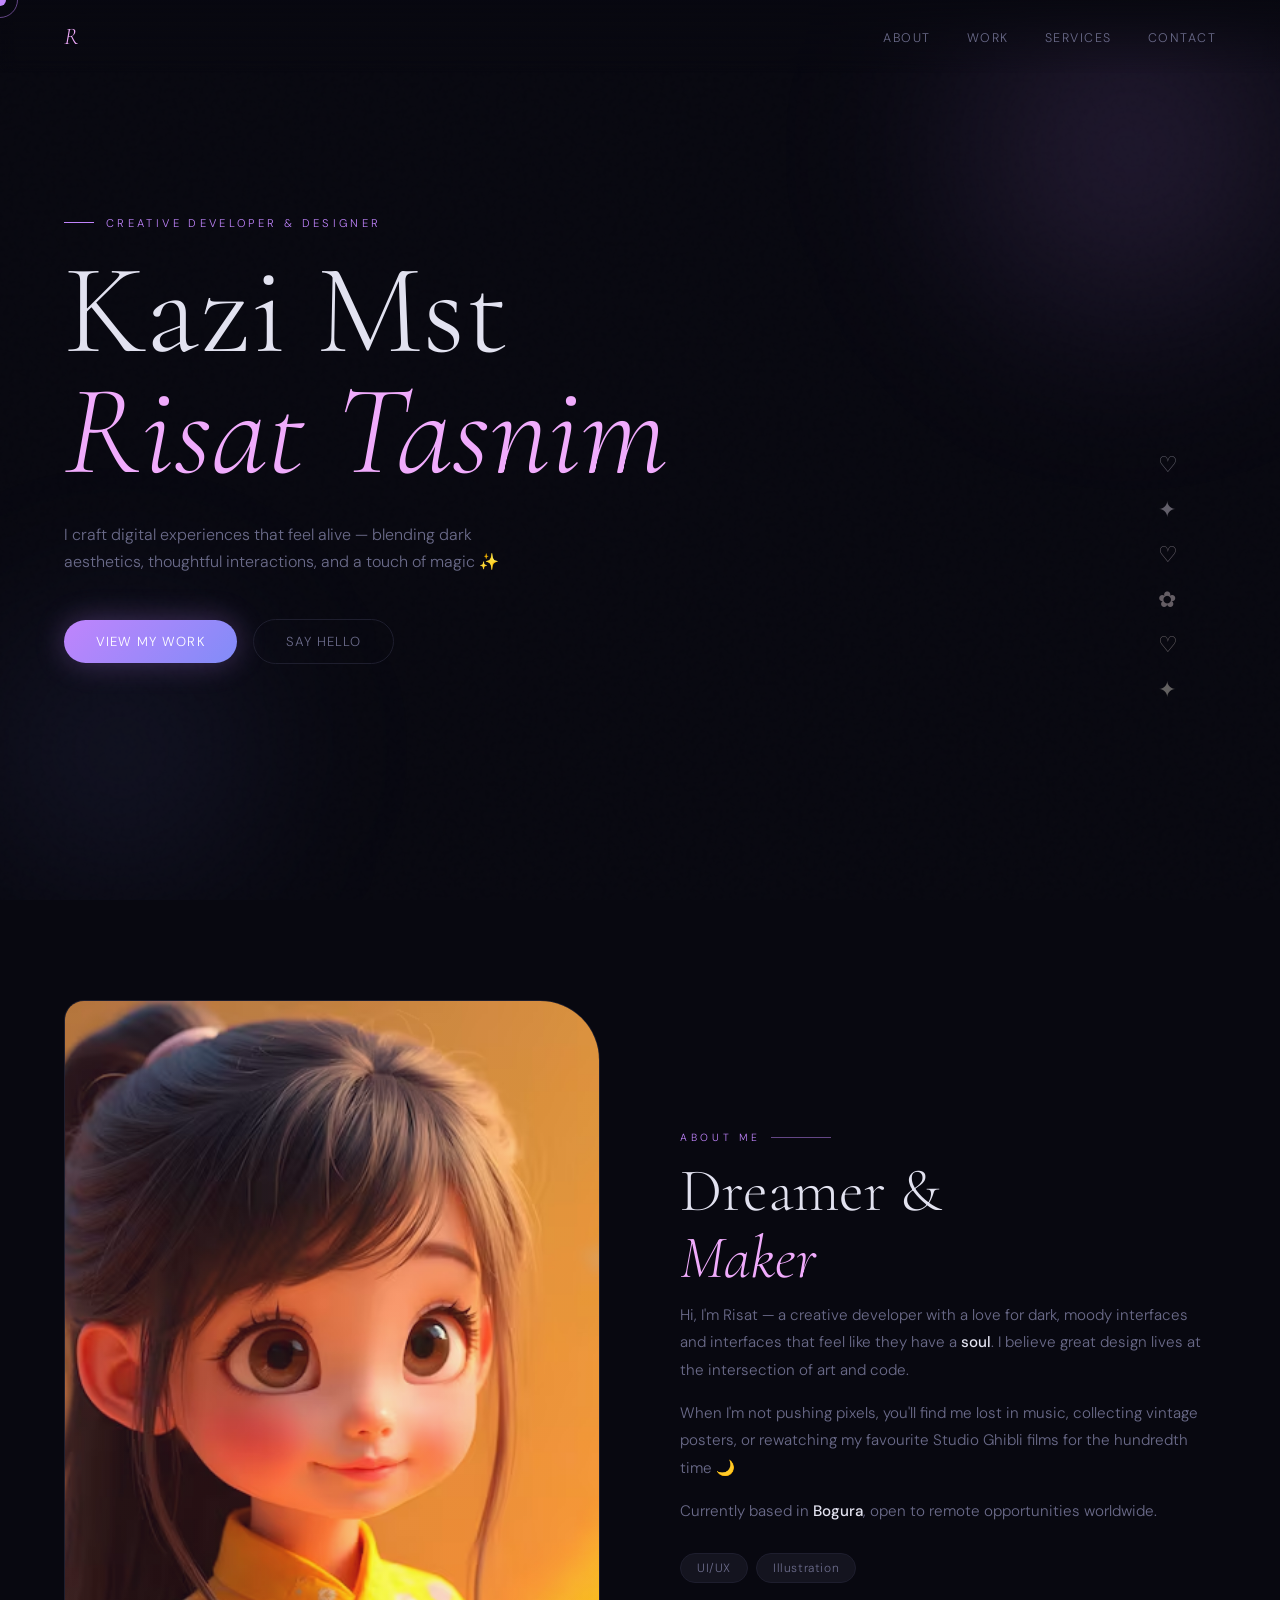
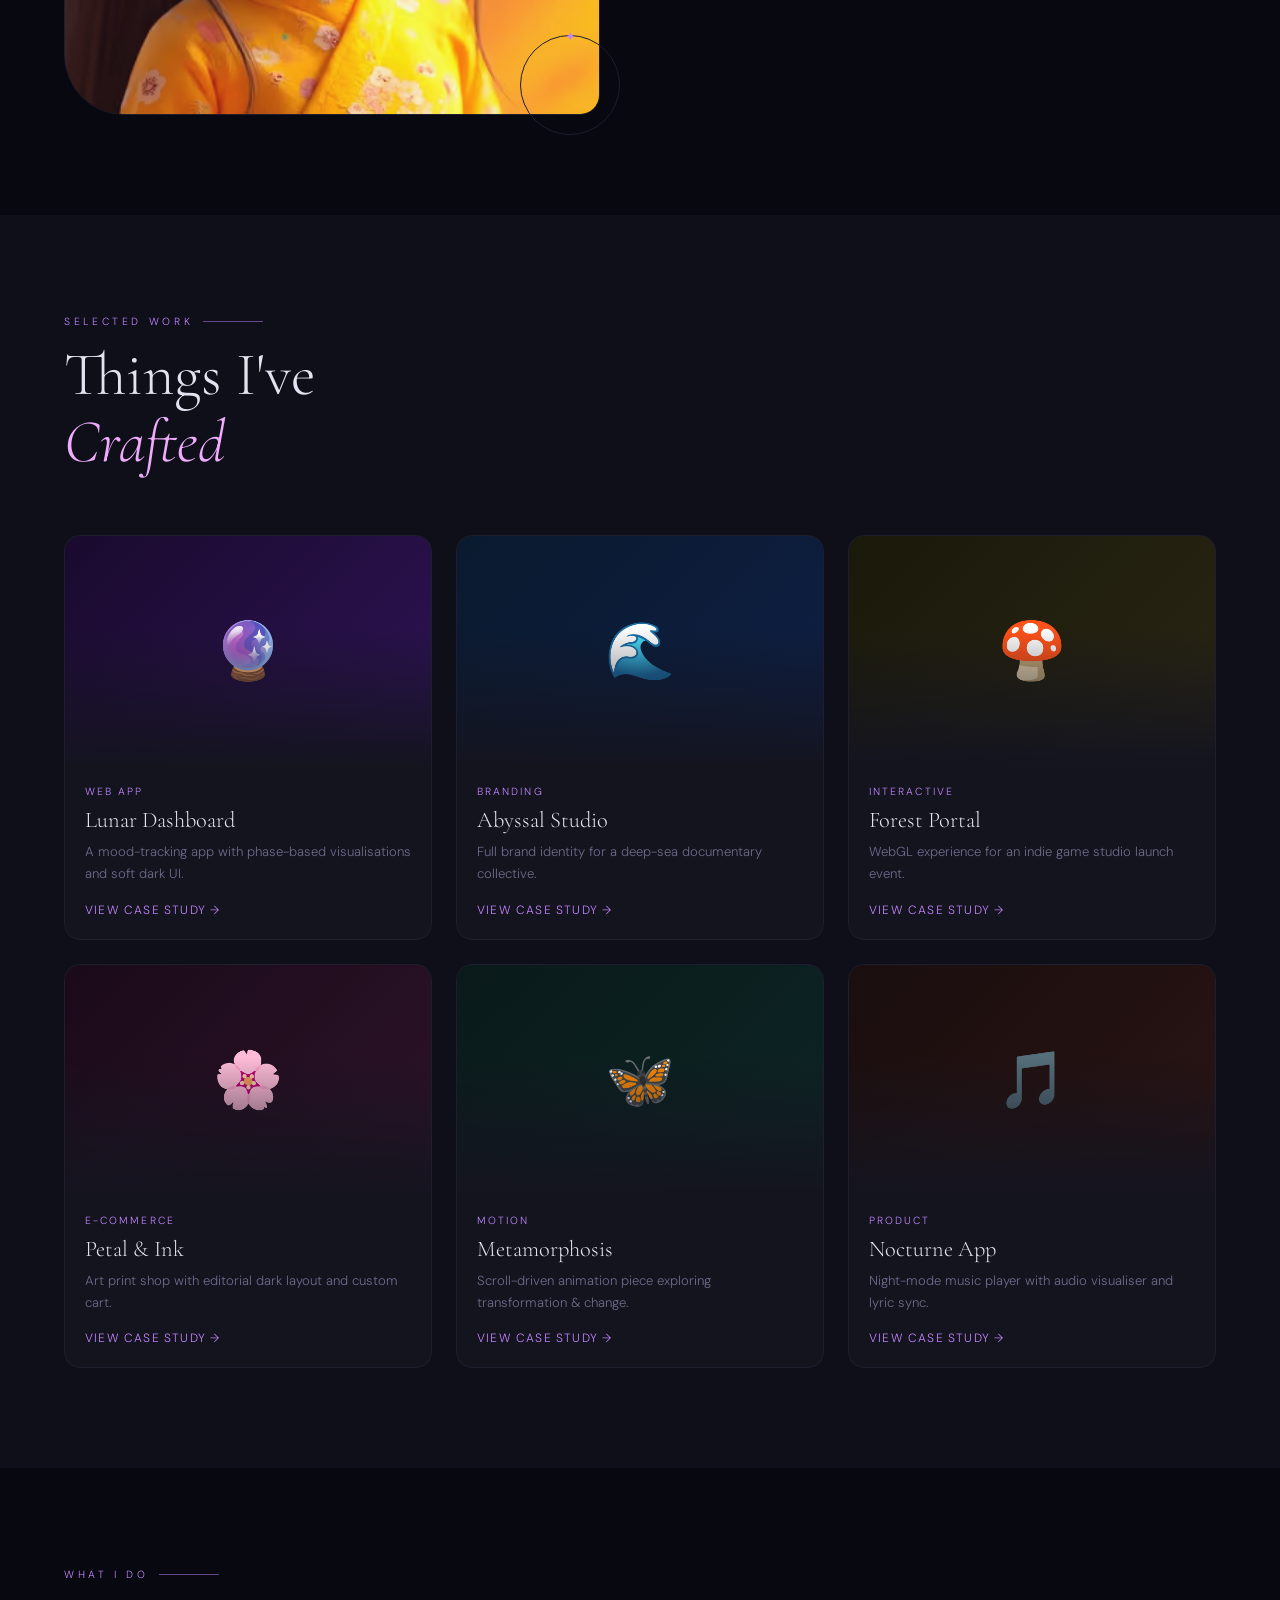
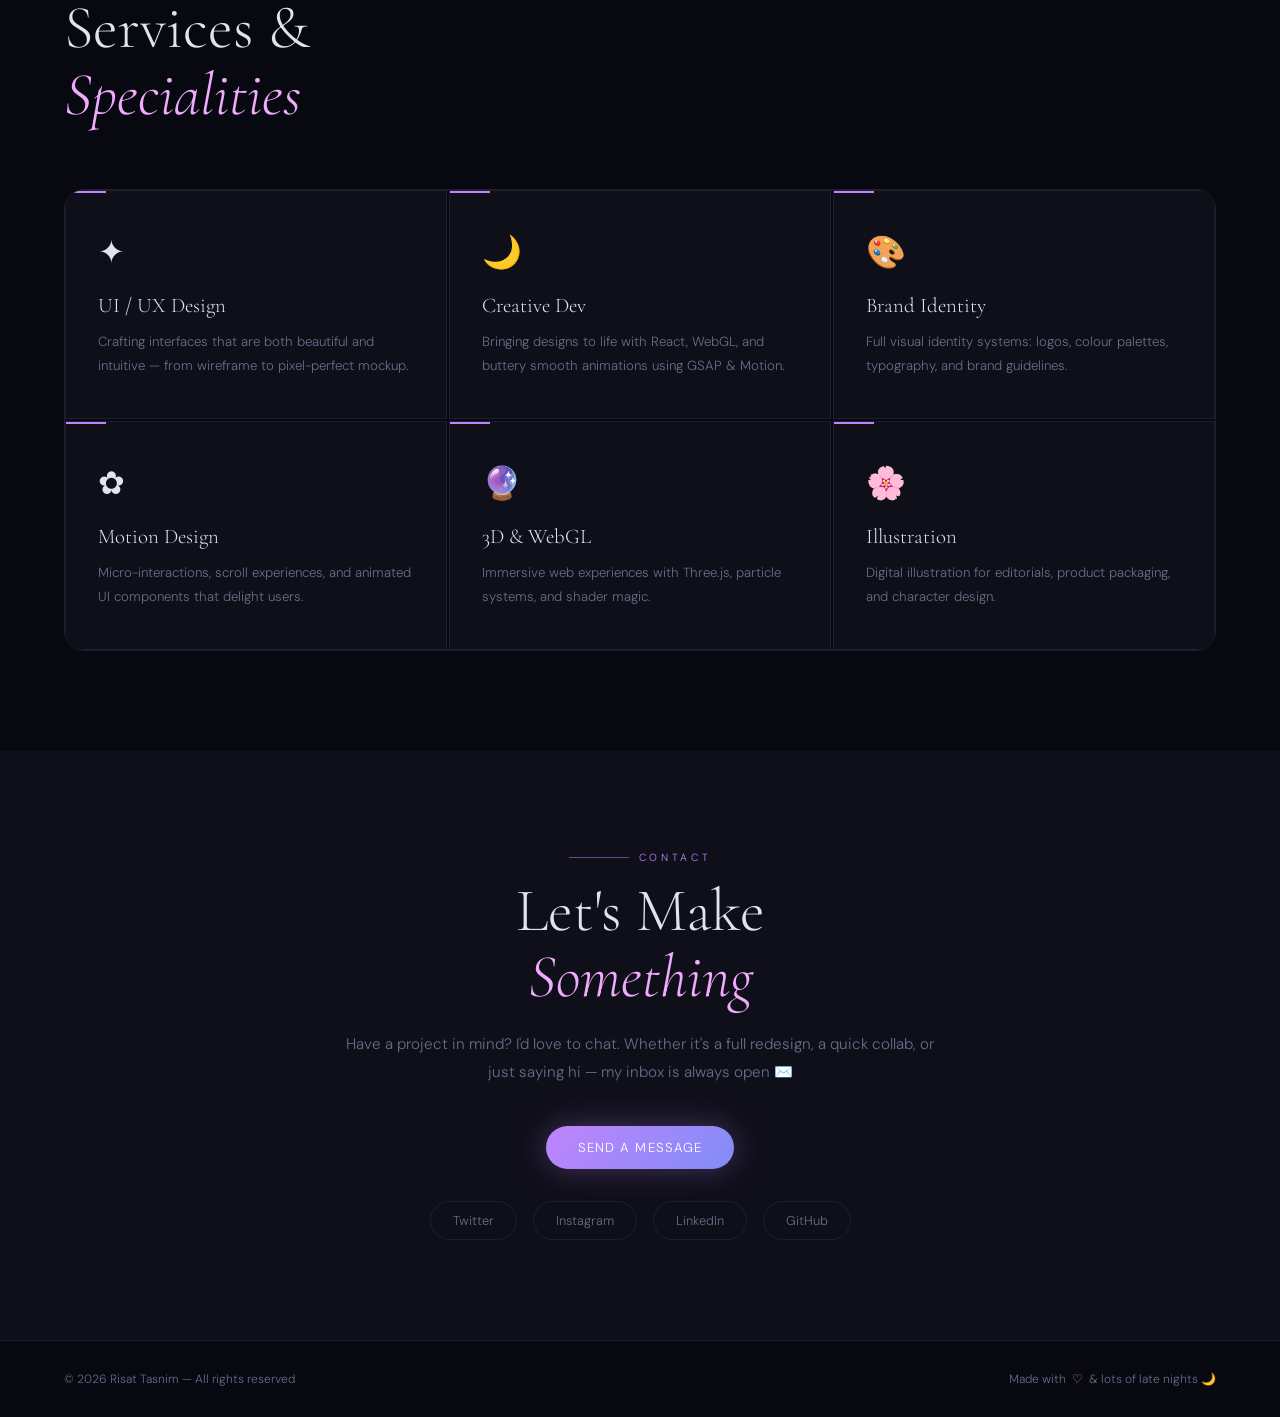
<file: pages/715462/index.html>
<!DOCTYPE html>
<html lang="en">
<head>
<meta charset="UTF-8">
<meta name="viewport" content="width=device-width, initial-scale=1.0">
<title>Risat Tasnim</title>
<link href="https://fonts.googleapis.com/css2?family=Cormorant+Garamond:ital,wght@0,300;0,400;0,600;1,300;1,400&family=DM+Sans:wght@300;400;500&display=swap" rel="stylesheet">
<link rel="stylesheet" href="css/style.css">
<script src="js/script.js" defer></script>
</head>
<body>

<!-- Cursor -->
<div id="cursor"></div>
<div id="cursor-ring"></div>

<!-- Stars -->
<div id="stars"></div>

<!-- Nav -->
<nav>
  <div class="nav-logo"><i>R</i></div>
  <ul class="nav-links">
    <li><a href="#about">About</a></li>
    <li><a href="#work">Work</a></li>
    <li><a href="#services">Services</a></li>
    <li><a href="#contact">Contact</a></li>
  </ul>
</nav>

<main>
  <!-- Hero -->
  <section id="hero">
    <div class="hero-orb orb1"></div>
    <div class="hero-orb orb2"></div>
    <div class="hero-eyebrow">Creative Developer & Designer</div>
    <h1 class="hero-name">
      Kazi Mst
      <span>Risat Tasnim</span>
    </h1>
    <p class="hero-sub">
      I craft digital experiences that feel alive — blending dark aesthetics,
      thoughtful interactions, and a touch of magic ✨
    </p>
    <div class="hero-cta">
      <a href="#work" class="btn-primary">View My Work</a>
      <a href="#contact" class="btn-ghost">Say Hello</a>
    </div>
    <div class="hearts">
      <span class="heart" style="--d:3.5s;--del:-0s;--hue:0deg">♡</span>
      <span class="heart" style="--d:4.2s;--del:-1.2s;--hue:30deg">✦</span>
      <span class="heart" style="--d:3.8s;--del:-2s;--hue:60deg">♡</span>
      <span class="heart" style="--d:4.8s;--del:-0.6s;--hue:90deg">✿</span>
      <span class="heart" style="--d:3.2s;--del:-1.8s;--hue:120deg">♡</span>
      <span class="heart" style="--d:5s;--del:-3s;--hue:160deg">✦</span>
    </div>
  </section>

  <!-- About -->
  <section id="about">
    <div class="about-img-wrap reveal">
      <div class="about-img-frame">
        <!-- <span class="avatar-placeholder">🌸</span> -->
         <img src="assets/profile.avif" style="width: 100%; height: 100%; object-fit: cover;" title="Risat Tasnim"  alt="Profile picture">
      </div>
      <div class="about-deco"></div>
    </div>
    <div class="about-content reveal">
      <div class="section-label">About Me</div>
      <h2 class="section-title">Dreamer &<br><em>Maker</em></h2>
      <p>Hi, I'm Risat — a creative developer with a love for dark, moody interfaces and
         interfaces that feel like they have a <strong>soul</strong>. I believe great design
         lives at the intersection of art and code.</p>
      <p>When I'm not pushing pixels, you'll find me lost in music, collecting vintage posters,
         or rewatching my favourite Studio Ghibli films for the hundredth time 🌙</p>
      <p>Currently based in <strong>Bogura</strong>, open to remote opportunities worldwide.</p>
      <div class="skills-chips">
        <!-- <span class="chip">React</span> -->
        <!-- <span class="chip">TypeScript</span> -->
        <!-- <span class="chip">Figma</span> -->
        <!-- <span class="chip">Three.js</span> -->
        <!-- <span class="chip">GSAP</span> -->
        <!-- <span class="chip">Motion Design</span> -->
        <!-- <span class="chip">Framer</span> -->
        <!-- <span class="chip">Node.js</span> -->
        <span class="chip">UI/UX</span>
        <span class="chip">Illustration</span>
      </div>
    </div>
  </section>

  <!-- Work -->
  <section id="work">
    <div class="section-header reveal">
      <div class="section-label">Selected Work</div>
      <h2 class="section-title">Things I've<br><em>Crafted</em></h2>
    </div>
    <div class="work-grid">
      <div class="work-card c1 reveal">
        <div class="card-thumb">🔮</div>
        <div class="card-body">
          <div class="card-tag">Web App</div>
          <div class="card-title">Lunar Dashboard</div>
          <p class="card-desc">A mood-tracking app with phase-based visualisations and soft dark UI.</p>
          <span class="card-arrow">View Case Study →</span>
        </div>
      </div>
      <div class="work-card c2 reveal">
        <div class="card-thumb">🌊</div>
        <div class="card-body">
          <div class="card-tag">Branding</div>
          <div class="card-title">Abyssal Studio</div>
          <p class="card-desc">Full brand identity for a deep-sea documentary collective.</p>
          <span class="card-arrow">View Case Study →</span>
        </div>
      </div>
      <div class="work-card c3 reveal">
        <div class="card-thumb">🍄</div>
        <div class="card-body">
          <div class="card-tag">Interactive</div>
          <div class="card-title">Forest Portal</div>
          <p class="card-desc">WebGL experience for an indie game studio launch event.</p>
          <span class="card-arrow">View Case Study →</span>
        </div>
      </div>
      <div class="work-card c4 reveal">
        <div class="card-thumb">🌸</div>
        <div class="card-body">
          <div class="card-tag">E-Commerce</div>
          <div class="card-title">Petal & Ink</div>
          <p class="card-desc">Art print shop with editorial dark layout and custom cart.</p>
          <span class="card-arrow">View Case Study →</span>
        </div>
      </div>
      <div class="work-card c5 reveal">
        <div class="card-thumb">🦋</div>
        <div class="card-body">
          <div class="card-tag">Motion</div>
          <div class="card-title">Metamorphosis</div>
          <p class="card-desc">Scroll-driven animation piece exploring transformation & change.</p>
          <span class="card-arrow">View Case Study →</span>
        </div>
      </div>
      <div class="work-card c6 reveal">
        <div class="card-thumb">🎵</div>
        <div class="card-body">
          <div class="card-tag">Product</div>
          <div class="card-title">Nocturne App</div>
          <p class="card-desc">Night-mode music player with audio visualiser and lyric sync.</p>
          <span class="card-arrow">View Case Study →</span>
        </div>
      </div>
    </div>
  </section>

  <!-- Services -->
  <section id="services">
    <div class="reveal">
      <div class="section-label">What I Do</div>
      <h2 class="section-title">Services &<br><em>Specialities</em></h2>
    </div>
    <div class="services-grid">
      <div class="service-item reveal">
        <span class="service-icon">✦</span>
        <div class="service-title">UI / UX Design</div>
        <p class="service-desc">Crafting interfaces that are both beautiful and intuitive — from wireframe to pixel-perfect mockup.</p>
      </div>
      <div class="service-item reveal">
        <span class="service-icon">🌙</span>
        <div class="service-title">Creative Dev</div>
        <p class="service-desc">Bringing designs to life with React, WebGL, and buttery smooth animations using GSAP & Motion.</p>
      </div>
      <div class="service-item reveal">
        <span class="service-icon">🎨</span>
        <div class="service-title">Brand Identity</div>
        <p class="service-desc">Full visual identity systems: logos, colour palettes, typography, and brand guidelines.</p>
      </div>
      <div class="service-item reveal">
        <span class="service-icon">✿</span>
        <div class="service-title">Motion Design</div>
        <p class="service-desc">Micro-interactions, scroll experiences, and animated UI components that delight users.</p>
      </div>
      <div class="service-item reveal">
        <span class="service-icon">🔮</span>
        <div class="service-title">3D & WebGL</div>
        <p class="service-desc">Immersive web experiences with Three.js, particle systems, and shader magic.</p>
      </div>
      <div class="service-item reveal">
        <span class="service-icon">🌸</span>
        <div class="service-title">Illustration</div>
        <p class="service-desc">Digital illustration for editorials, product packaging, and character design.</p>
      </div>
    </div>
  </section>

  <!-- Contact -->
  <section id="contact">
    <div class="contact-inner reveal">
      <div class="section-label">Contact</div>
      <h2 class="section-title">Let's Make<br><em>Something</em></h2>
      <p class="contact-desc">
        Have a project in mind? I'd love to chat. Whether it's a full redesign, a
        quick collab, or just saying hi — my inbox is always open ✉️
      </p>
      <a href="mailto:aria@example.com" class="btn-primary" style="display:inline-block;margin-bottom:32px;">
        Send a Message
      </a>
      <div class="contact-links">
        <a href="#" class="social-pill"> Twitter</a>
        <a href="#" class="social-pill"> Instagram</a>
        <a href="#" class="social-pill"> LinkedIn</a>
        <!-- <a href="#" class="social-pill"> Dribbble</a> -->
        <a href="#" class="social-pill"> GitHub</a>
      </div>
    </div>
  </section>
</main>

<footer>
  <span>© 2026 Risat Tasnim — All rights reserved</span>
  <span>Made with <span style="color:var(--accent)">♡</span> & lots of late nights 🌙</span>
</footer>
</body>
</html>
</file>
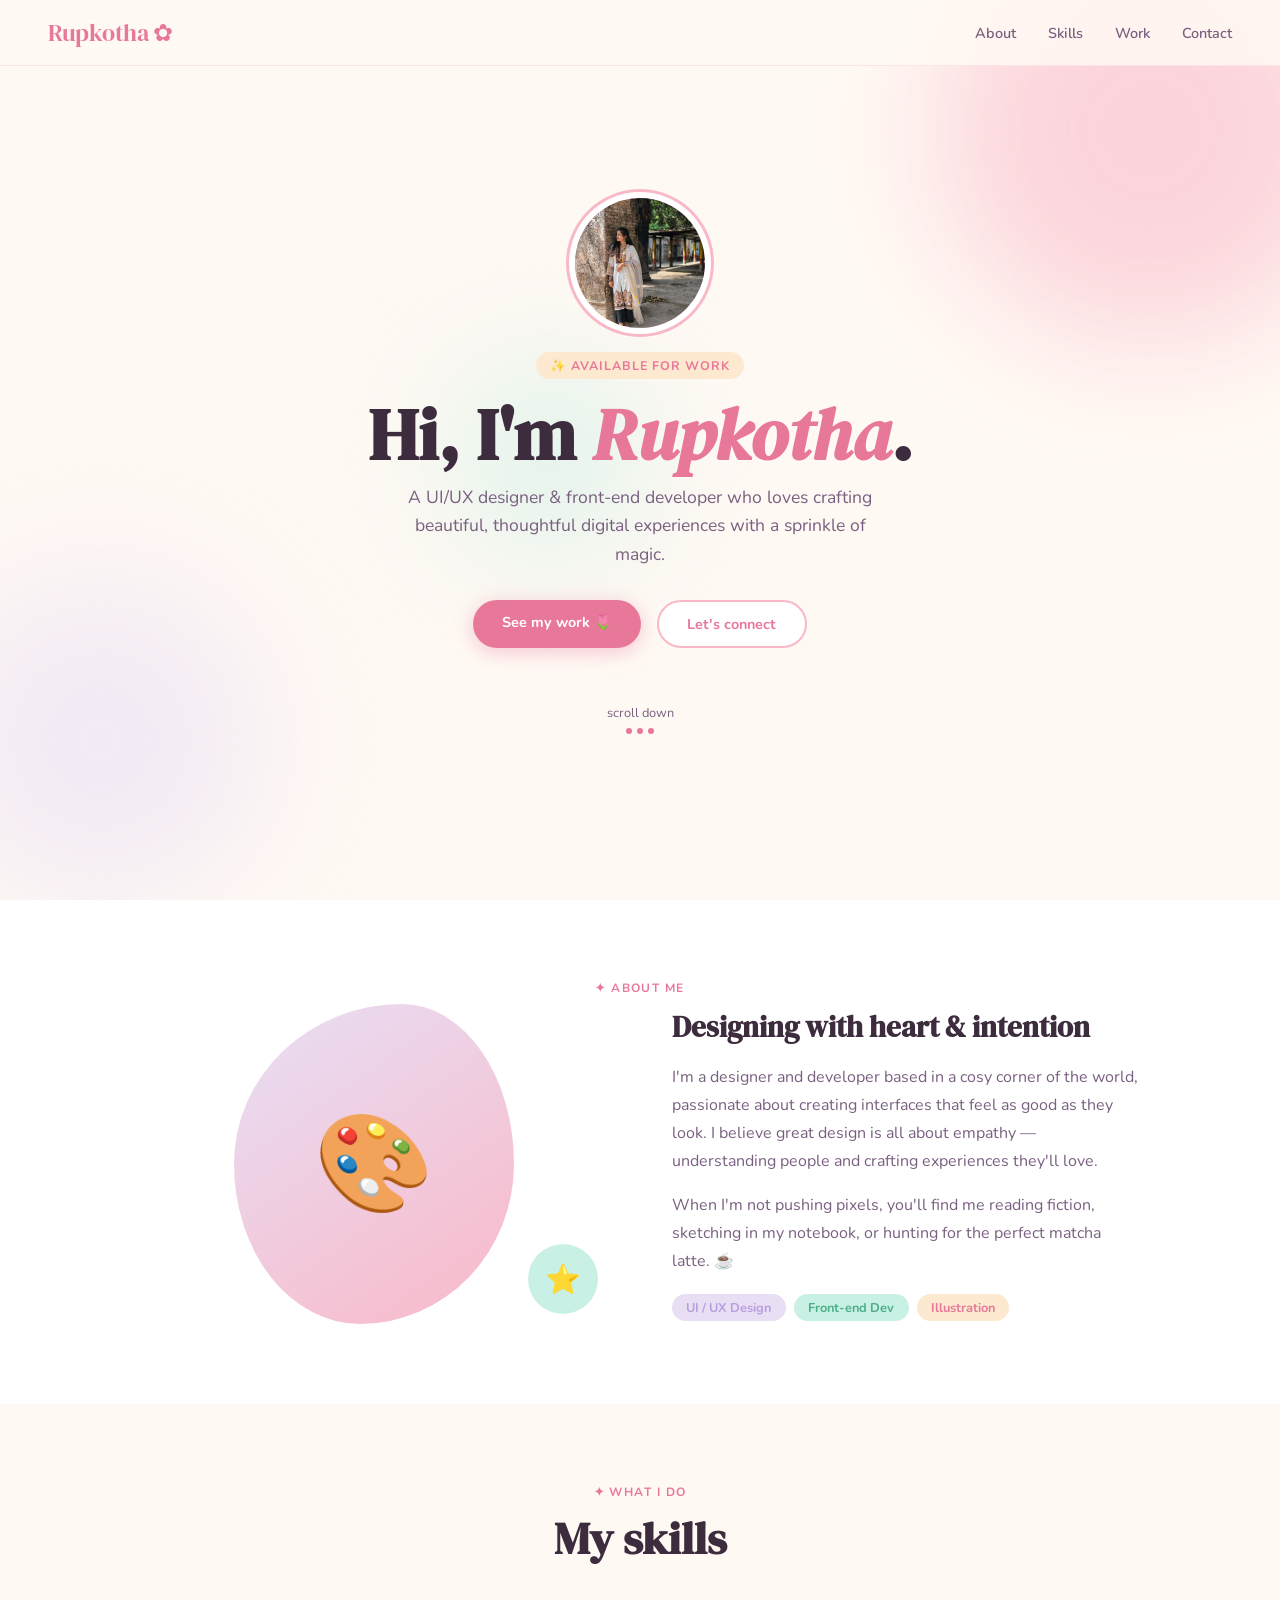
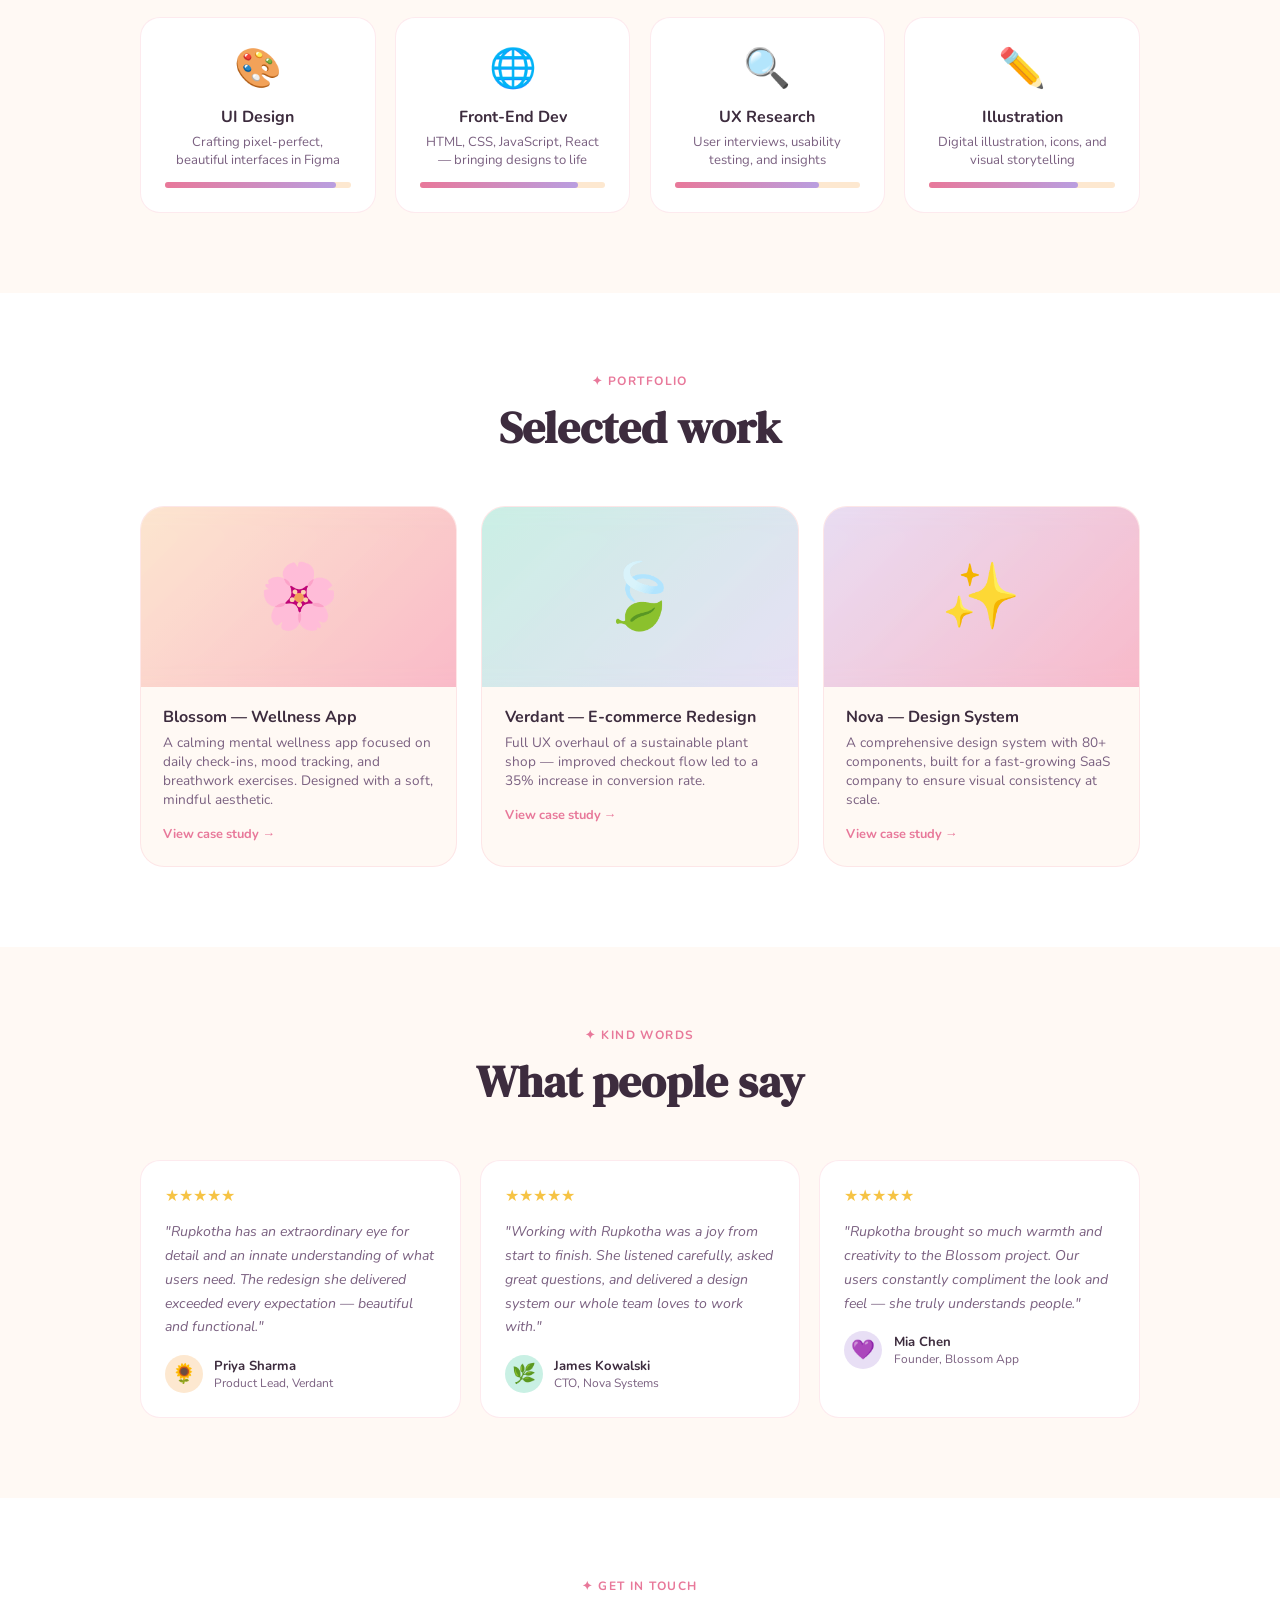
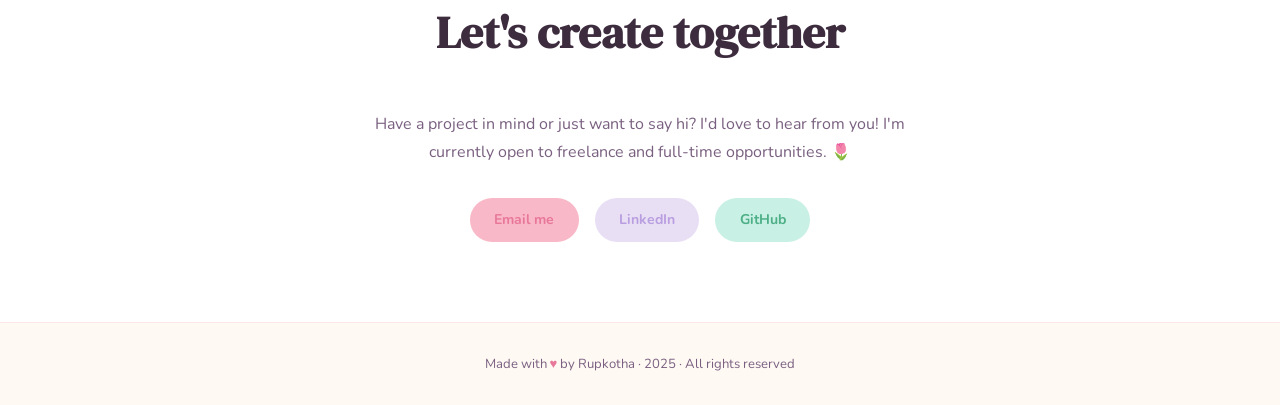
<file: pages/715491/index.html>
<!DOCTYPE html>
<html lang="en">
<head>
<meta charset="UTF-8" />
<meta name="viewport" content="width=device-width, initial-scale=1.0" />
<title>Rupkotha — Portfolio</title>
<link href="https://fonts.googleapis.com/css2?family=DM+Serif+Display:ital@0;1&family=Nunito:wght@400;500;600;700&display=swap" rel="stylesheet" />
<link rel="stylesheet" href="css/style.css">
<script src="js/script.js" defer></script>
</head>
<body>

<!-- Floating sparkles -->
<div class="sparkles" aria-hidden="true">
  <span class="sparkle" style="left:5%;top:15%;--dur:4.2s;--delay:0s">✦</span>
  <span class="sparkle" style="left:90%;top:8%;--dur:3.8s;--delay:1s">✧</span>
  <span class="sparkle" style="left:20%;top:60%;--dur:5.1s;--delay:0.5s">✦</span>
  <span class="sparkle" style="left:75%;top:45%;--dur:4.5s;--delay:2s">✧</span>
  <span class="sparkle" style="left:50%;top:80%;--dur:3.5s;--delay:0.8s">✦</span>
  <span class="sparkle" style="left:38%;top:25%;--dur:6s;--delay:1.5s">✧</span>
  <span class="sparkle" style="left:65%;top:70%;--dur:4.8s;--delay:0.3s">✦</span>
  <span class="sparkle" style="left:10%;top:85%;--dur:5.5s;--delay:1.2s">✧</span>
</div>

<!-- NAV -->
<nav>
  <div class="nav-logo">Rupkotha ✿</div>
  <ul class="nav-links">
    <li><a href="#about">About</a></li>
    <li><a href="#skills">Skills</a></li>
    <li><a href="#work">Work</a></li>
    <li><a href="#contact">Contact</a></li>
  </ul>
</nav>

<!-- HERO -->
<section class="hero" id="home">
  <div class="hero-blob blob-1"></div>
  <div class="hero-blob blob-2"></div>
  <div class="hero-blob blob-3"></div>
  <div class="hero-content">
    <div class="hero-avatar"><img src="assets/rupkotha.jpg" style="width: 100%;height: 100%;object-fit: cover; border-radius: 100%;" alt="Rupkotha's Picture" title="Rupkotha PK"></div>
    <div class="badge">✨ Available for work</div>
    <h1>Hi, I'm <em>Rupkotha</em>.</h1>
    <p class="hero-sub">A UI/UX designer & front-end developer who loves crafting beautiful, thoughtful digital experiences with a sprinkle of magic.</p>
    <div class="hero-btns">
      <a href="#work" class="btn btn-primary">See my work 🌷</a>
      <a href="#contact" class="btn btn-outline">Let's connect</a>
    </div>
    <div class="scroll-hint">
      <span>scroll down</span>
      <div class="dots-row">
        <div class="scroll-dot"></div>
        <div class="scroll-dot"></div>
        <div class="scroll-dot"></div>
      </div>
    </div>
  </div>
</section>

<!-- ABOUT -->
<section class="about-bg" id="about">
  <div class="container">
    <div class="section-label">✦ About me</div>
    <div class="about-inner">
      <div class="about-img-wrap reveal">
        <div class="about-img">🎨</div>
        <div class="about-deco">⭐</div>
      </div>
      <div class="about-text reveal">
        <h3>Designing with heart &amp; intention</h3>
        <p>I'm a designer and developer based in a cosy corner of the world, passionate about creating interfaces that feel as good as they look. I believe great design is all about empathy — understanding people and crafting experiences they'll love.</p>
        <p>When I'm not pushing pixels, you'll find me reading fiction, sketching in my notebook, or hunting for the perfect matcha latte. ☕</p>
        <div class="about-tags">
          <span class="tag">UI / UX Design</span>
          <span class="tag mint">Front-end Dev</span>
          <span class="tag peach">Illustration</span>
          <!-- <span class="tag">Figma</span> -->
          <!-- <span class="tag mint">React</span> -->
          <!-- <span class="tag peach">Motion Design</span> -->
        </div>
      </div>
    </div>
  </div>
</section>

<!-- SKILLS -->
<section id="skills">
  <div class="container">
    <div class="section-label">✦ What I do</div>
    <h2>My skills</h2>
    <div class="skills-grid">
      <div class="skill-card reveal" data-delay="0">
        <div class="skill-icon">🎨</div>
        <h4>UI Design</h4>
        <p>Crafting pixel-perfect, beautiful interfaces in Figma</p>
        <div class="skill-bar-wrap"><div class="skill-bar" data-width="92"></div></div>
      </div>
      <div class="skill-card reveal" data-delay="100">
        <div class="skill-icon">🌐</div>
        <h4>Front-End Dev</h4>
        <p>HTML, CSS, JavaScript, React — bringing designs to life</p>
        <div class="skill-bar-wrap"><div class="skill-bar" data-width="85"></div></div>
      </div>
      <div class="skill-card reveal" data-delay="200">
        <div class="skill-icon">🔍</div>
        <h4>UX Research</h4>
        <p>User interviews, usability testing, and insights</p>
        <div class="skill-bar-wrap"><div class="skill-bar" data-width="78"></div></div>
      </div>
      <div class="skill-card reveal" data-delay="300">
        <div class="skill-icon">✏️</div>
        <h4>Illustration</h4>
        <p>Digital illustration, icons, and visual storytelling</p>
        <div class="skill-bar-wrap"><div class="skill-bar" data-width="80"></div></div>
      </div>
      <!-- <div class="skill-card reveal" data-delay="400">
        <div class="skill-icon">🎬</div>
        <h4>Motion Design</h4>
        <p>Micro-animations and smooth interactive transitions</p>
        <div class="skill-bar-wrap"><div class="skill-bar" data-width="72"></div></div>
      </div> -->
      <!-- <div class="skill-card reveal" data-delay="500">
        <div class="skill-icon">🌸</div>
        <h4>Brand Design</h4>
        <p>Visual identity, color palettes, and typography systems</p>
        <div class="skill-bar-wrap"><div class="skill-bar" data-width="88"></div></div>
      </div>
    </div> -->
  </div>
</section>

<!-- WORK -->
<section class="work-bg" id="work">
  <div class="container">
    <div class="section-label">✦ Portfolio</div>
    <h2>Selected work</h2>
    <div class="projects-grid">
      <div class="project-card reveal">
        <div class="project-thumb" style="background: linear-gradient(135deg, #fde8d0, #f9b8c8)"><span>🌸</span></div>
        <div class="project-body">
          <h4>Blossom — Wellness App</h4>
          <p>A calming mental wellness app focused on daily check-ins, mood tracking, and breathwork exercises. Designed with a soft, mindful aesthetic.</p>
          <a href="#" class="project-link">View case study →</a>
        </div>
      </div>
      <div class="project-card reveal" style="animation-delay:0.1s">
        <div class="project-thumb" style="background: linear-gradient(135deg, #c9f0e4, #e8dff5)"><span>🍃</span></div>
        <div class="project-body">
          <h4>Verdant — E-commerce Redesign</h4>
          <p>Full UX overhaul of a sustainable plant shop — improved checkout flow led to a 35% increase in conversion rate.</p>
          <a href="#" class="project-link">View case study →</a>
        </div>
      </div>
      <div class="project-card reveal" style="animation-delay:0.2s">
        <div class="project-thumb" style="background: linear-gradient(135deg, #e8dff5, #f9b8c8)"><span>✨</span></div>
        <div class="project-body">
          <h4>Nova — Design System</h4>
          <p>A comprehensive design system with 80+ components, built for a fast-growing SaaS company to ensure visual consistency at scale.</p>
          <a href="#" class="project-link">View case study →</a>
        </div>
      </div>
    </div>
  </div>
</section>

<!-- TESTIMONIALS -->
<section id="testimonials">
  <div class="container">
    <div class="section-label">✦ Kind words</div>
    <h2>What people say</h2>
    <div class="testimonials-grid">
      <div class="testi-card reveal">
        <div class="testi-stars">★★★★★</div>
        <blockquote>"Rupkotha has an extraordinary eye for detail and an innate understanding of what users need. The redesign she delivered exceeded every expectation — beautiful and functional."</blockquote>
        <div class="testi-author">
          <div class="testi-avatar" style="background:var(--peach)">🌻</div>
          <div>
            <div class="testi-name">Priya Sharma</div>
            <div class="testi-role">Product Lead, Verdant</div>
          </div>
        </div>
      </div>
      <div class="testi-card reveal">
        <div class="testi-stars">★★★★★</div>
        <blockquote>"Working with Rupkotha was a joy from start to finish. She listened carefully, asked great questions, and delivered a design system our whole team loves to work with."</blockquote>
        <div class="testi-author">
          <div class="testi-avatar" style="background:var(--mint)">🌿</div>
          <div>
            <div class="testi-name">James Kowalski</div>
            <div class="testi-role">CTO, Nova Systems</div>
          </div>
        </div>
      </div>
      <div class="testi-card reveal">
        <div class="testi-stars">★★★★★</div>
        <blockquote>"Rupkotha brought so much warmth and creativity to the Blossom project. Our users constantly compliment the look and feel — she truly understands people."</blockquote>
        <div class="testi-author">
          <div class="testi-avatar" style="background:var(--lavender)">💜</div>
          <div>
            <div class="testi-name">Mia Chen</div>
            <div class="testi-role">Founder, Blossom App</div>
          </div>
        </div>
      </div>
    </div>
  </div>
</section>

<!-- CONTACT -->
<section class="contact-bg" id="contact">
  <div class="container">
    <div class="section-label">✦ Get in touch</div>
    <h2>Let's create together</h2>
    <div class="contact-inner reveal">
      <p>Have a project in mind or just want to say hi? I'd love to hear from you! I'm currently open to freelance and full-time opportunities. 🌷</p>
      <div class="contact-links">
        <a href="mailto:Rupkotha@hello.com" class="contact-pill cp-rose">Email me</a>
        <a href="#" class="contact-pill cp-lav">LinkedIn</a>
        <a href="#" class="contact-pill cp-mint">GitHub</a>
        <!-- <a href="#" class="contact-pill cp-peach">Dribbble</a> -->
      </div>
    </div>
  </div>
</section>

<!-- FOOTER -->
<footer>
  Made with <span>♥</span> by Rupkotha · 2025 · All rights reserved
</footer>
</body>
</html>
</file>
<file: pages/715462/css/style.css>
:root {
    --bg: #080810;
    --surface: #0f0f1a;
    --surface2: #14141f;
    --border: #1e1e2e;
    --accent: #c084fc;
    --accent2: #f0abfc;
    --accent3: #818cf8;
    --text: #e2e2f0;
    --muted: #6b6b8a;
    --glow: rgba(192, 132, 252, 0.15);
  }

  *, *::before, *::after { box-sizing: border-box; margin: 0; padding: 0; }

  html { scroll-behavior: smooth; }

  body {
    background: var(--bg);
    color: var(--text);
    font-family: 'DM Sans', sans-serif;
    font-weight: 300;
    overflow-x: hidden;
    cursor: none;
  }

  /* ── Custom Cursor ── */
  #cursor {
    width: 12px; height: 12px;
    background: var(--accent);
    border-radius: 50%;
    position: fixed; top: 0; left: 0;
    pointer-events: none; z-index: 9999;
    transform: translate(-50%, -50%);
    transition: transform 0.08s ease, background 0.2s;
    mix-blend-mode: screen;
  }
  #cursor-ring {
    width: 36px; height: 36px;
    border: 1.5px solid var(--accent);
    border-radius: 50%;
    position: fixed; top: 0; left: 0;
    pointer-events: none; z-index: 9998;
    transform: translate(-50%, -50%);
    transition: transform 0.18s ease, opacity 0.3s;
    opacity: 0.5;
  }
  body:hover #cursor { transform: translate(-50%, -50%) scale(1); }

  /* ── Stars / Particle bg ── */
  #stars {
    position: fixed; inset: 0;
    pointer-events: none; z-index: 0;
    overflow: hidden;
  }
  .star {
    position: absolute;
    background: #fff;
    border-radius: 50%;
    animation: twinkle var(--d, 3s) ease-in-out infinite var(--delay, 0s);
    opacity: 0;
  }
  @keyframes twinkle {
    0%,100% { opacity: 0; transform: scale(0.8); }
    50% { opacity: var(--op, 0.6); transform: scale(1.2); }
  }

  /* ── Noise overlay ── */
  body::before {
    content: '';
    position: fixed; inset: 0; z-index: 1;
    pointer-events: none;
    background-image: url("data:image/svg+xml,%3Csvg viewBox='0 0 200 200' xmlns='http://www.w3.org/2000/svg'%3E%3Cfilter id='noise'%3E%3CfeTurbulence type='fractalNoise' baseFrequency='0.85' numOctaves='4' stitchTiles='stitch'/%3E%3C/filter%3E%3Crect width='100%25' height='100%25' filter='url(%23noise)' opacity='0.04'/%3E%3C/svg%3E");
    opacity: 0.4;
  }

  /* ── Layout ── */
  main { position: relative; z-index: 2; }

  section { padding: 100px 5vw; }

  /* ── Nav ── */
  nav {
    position: fixed; top: 0; width: 100%; z-index: 100;
    padding: 22px 5vw;
    display: flex; justify-content: space-between; align-items: center;
    background: linear-gradient(to bottom, rgba(8,8,16,0.95), transparent);
    backdrop-filter: blur(8px);
  }
  .nav-logo {
    font-family: 'Cormorant Garamond', serif;
    font-size: 1.5rem; letter-spacing: 0.1em;
    color: var(--accent2);
    font-style: italic;
  }
  .nav-links { display: flex; gap: 36px; list-style: none; }
  .nav-links a {
    font-size: 0.78rem; letter-spacing: 0.12em; text-transform: uppercase;
    color: var(--muted); text-decoration: none;
    transition: color 0.3s;
    position: relative;
  }
  .nav-links a::after {
    content: ''; position: absolute; bottom: -3px; left: 0;
    width: 0; height: 1px; background: var(--accent);
    transition: width 0.3s;
  }
  .nav-links a:hover { color: var(--accent2); }
  .nav-links a:hover::after { width: 100%; }

  /* ── Hero ── */
  #hero {
    min-height: 100vh;
    display: flex; flex-direction: column; justify-content: center;
    padding-top: 80px;
    position: relative;
    overflow: hidden;
  }

  .hero-orb {
    position: absolute;
    border-radius: 50%;
    filter: blur(80px);
    pointer-events: none;
    animation: orb-drift 12s ease-in-out infinite alternate;
  }
  .orb1 {
    width: 500px; height: 500px;
    background: radial-gradient(circle, rgba(192,132,252,0.18), transparent 70%);
    top: -100px; right: -100px;
    animation-duration: 14s;
  }
  .orb2 {
    width: 400px; height: 400px;
    background: radial-gradient(circle, rgba(129,140,248,0.12), transparent 70%);
    bottom: -50px; left: -80px;
    animation-duration: 18s; animation-delay: -6s;
  }
  @keyframes orb-drift {
    from { transform: translate(0, 0) scale(1); }
    to { transform: translate(30px, 20px) scale(1.08); }
  }

  .hero-eyebrow {
    font-size: 0.7rem; letter-spacing: 0.3em; text-transform: uppercase;
    color: var(--accent); margin-bottom: 20px;
    display: flex; align-items: center; gap: 12px;
    animation: fade-up 0.8s ease both;
  }
  .hero-eyebrow::before {
    content: ''; width: 30px; height: 1px; background: var(--accent);
  }

  .hero-name {
    font-family: 'Cormorant Garamond', serif;
    font-size: clamp(4rem, 10vw, 8.5rem);
    font-weight: 300; line-height: 0.95;
    color: var(--text);
    animation: fade-up 0.8s 0.15s ease both;
  }
  .hero-name span {
    font-style: italic; color: var(--accent2);
    display: block;
  }

  .hero-sub {
    margin-top: 28px;
    font-size: 1rem; color: var(--muted);
    max-width: 480px; line-height: 1.7;
    animation: fade-up 0.8s 0.3s ease both;
  }

  .hero-cta {
    margin-top: 44px;
    display: flex; gap: 16px; align-items: center;
    animation: fade-up 0.8s 0.45s ease both;
  }
  .btn-primary {
    padding: 13px 32px;
    background: linear-gradient(135deg, var(--accent), var(--accent3));
    color: #fff; border: none; border-radius: 50px;
    font-family: 'DM Sans', sans-serif; font-size: 0.82rem;
    letter-spacing: 0.08em; text-transform: uppercase;
    text-decoration: none; cursor: none;
    transition: transform 0.2s, box-shadow 0.3s;
    box-shadow: 0 0 30px rgba(192,132,252,0.3);
  }
  .btn-primary:hover {
    transform: translateY(-2px);
    box-shadow: 0 8px 40px rgba(192,132,252,0.45);
  }
  .btn-ghost {
    padding: 13px 32px;
    background: transparent;
    color: var(--muted); border: 1px solid var(--border);
    border-radius: 50px; font-family: 'DM Sans', sans-serif;
    font-size: 0.82rem; letter-spacing: 0.08em; text-transform: uppercase;
    text-decoration: none; cursor: none;
    transition: color 0.3s, border-color 0.3s;
  }
  .btn-ghost:hover { color: var(--text); border-color: var(--muted); }

  /* floating hearts */
  .hearts {
    position: absolute; right: 8vw; top: 50%;
    transform: translateY(-50%);
    display: flex; flex-direction: column; gap: 16px;
    animation: fade-up 0.8s 0.6s ease both;
  }
  .heart {
    font-size: 1.4rem;
    animation: float-heart var(--d) ease-in-out infinite var(--del);
    opacity: 0.4;
    filter: hue-rotate(var(--hue));
  }
  @keyframes float-heart {
    0%,100% { transform: translateY(0) rotate(-5deg); opacity: 0.4; }
    50% { transform: translateY(-14px) rotate(5deg); opacity: 0.7; }
  }

  @keyframes fade-up {
    from { opacity: 0; transform: translateY(28px); }
    to { opacity: 1; transform: translateY(0); }
  }

  /* ── Section headings ── */
  .section-label {
    font-size: 0.65rem; letter-spacing: 0.35em; text-transform: uppercase;
    color: var(--accent); display: flex; align-items: center; gap: 10px;
    margin-bottom: 14px;
  }
  .section-label::after {
    content: ''; flex: 1; max-width: 60px;
    height: 1px; background: var(--accent); opacity: 0.5;
  }
  .section-title {
    font-family: 'Cormorant Garamond', serif;
    font-size: clamp(2.2rem, 5vw, 3.8rem);
    font-weight: 300; line-height: 1.1;
    margin-bottom: 10px;
  }
  .section-title em { font-style: italic; color: var(--accent2); }

  /* ── About ── */
  #about {
    display: grid; grid-template-columns: 1fr 1fr; gap: 80px; align-items: center;
  }
  .about-img-wrap {
    position: relative;
  }
  .about-img-frame {
    width: 100%; aspect-ratio: 3/4;
    background: var(--surface);
    border-radius: 20px 60px 20px 60px;
    border: 1px solid var(--border);
    overflow: hidden;
    display: flex; align-items: center; justify-content: center;
    position: relative;
  }
  .about-img-frame::before {
    content: '';
    position: absolute; inset: 0;
    background: linear-gradient(135deg, rgba(192,132,252,0.1), rgba(129,140,248,0.05));
  }
  .avatar-placeholder {
    font-size: 6rem;
    filter: grayscale(0.2);
    animation: bob 4s ease-in-out infinite;
  }
  @keyframes bob {
    0%,100% { transform: translateY(0); }
    50% { transform: translateY(-10px); }
  }
  .about-deco {
    position: absolute; bottom: -20px; right: -20px;
    width: 100px; height: 100px;
    border: 1px solid var(--border);
    border-radius: 50%;
    animation: spin-slow 20s linear infinite;
  }
  .about-deco::after {
    content: '✦';
    position: absolute; top: -8px; left: 50%; transform: translateX(-50%);
    color: var(--accent); font-size: 0.8rem;
  }
  @keyframes spin-slow { to { transform: rotate(360deg); } }

  .about-content p {
    color: var(--muted); line-height: 1.8; margin-bottom: 16px;
    font-size: 0.95rem;
  }
  .about-content p strong { color: var(--text); font-weight: 500; }

  .skills-chips {
    display: flex; flex-wrap: wrap; gap: 8px; margin-top: 28px;
  }
  .chip {
    padding: 6px 16px;
    background: var(--surface2);
    border: 1px solid var(--border);
    border-radius: 50px;
    font-size: 0.75rem; letter-spacing: 0.05em;
    color: var(--muted);
    transition: all 0.3s;
    cursor: default;
  }
  .chip:hover {
    border-color: var(--accent);
    color: var(--accent2);
    background: rgba(192,132,252,0.08);
    transform: translateY(-2px);
  }

  /* ── Work ── */
  #work { background: var(--surface); }
  #work .section-header { margin-bottom: 60px; }

  .work-grid {
    display: grid; grid-template-columns: repeat(3, 1fr); gap: 24px;
  }
  .work-card {
    background: var(--surface2);
    border: 1px solid var(--border);
    border-radius: 16px; overflow: hidden;
    transition: transform 0.35s cubic-bezier(0.34,1.56,0.64,1), box-shadow 0.35s, border-color 0.3s;
    cursor: none;
    position: relative;
    group: '';
  }
  .work-card:hover {
    transform: translateY(-8px) scale(1.01);
    box-shadow: 0 20px 60px rgba(0,0,0,0.5), 0 0 0 1px var(--accent);
    border-color: var(--accent);
  }
  .card-thumb {
    aspect-ratio: 16/10;
    display: flex; align-items: center; justify-content: center;
    font-size: 3.5rem;
    position: relative; overflow: hidden;
  }
  .card-thumb::after {
    content: '';
    position: absolute; inset: 0;
    background: linear-gradient(to bottom, transparent 40%, var(--surface2));
  }
  .card-body { padding: 20px; }
  .card-tag {
    font-size: 0.65rem; letter-spacing: 0.2em; text-transform: uppercase;
    color: var(--accent); margin-bottom: 8px;
  }
  .card-title {
    font-family: 'Cormorant Garamond', serif;
    font-size: 1.4rem; color: var(--text); margin-bottom: 8px;
  }
  .card-desc { font-size: 0.82rem; color: var(--muted); line-height: 1.7; }
  .card-arrow {
    display: inline-flex; align-items: center; gap: 6px;
    margin-top: 16px; font-size: 0.75rem; letter-spacing: 0.1em;
    color: var(--accent); text-transform: uppercase;
    transition: gap 0.2s;
  }
  .work-card:hover .card-arrow { gap: 10px; }

  /* card color themes */
  .c1 .card-thumb { background: linear-gradient(135deg, #1a0a2e, #2d1354); }
  .c2 .card-thumb { background: linear-gradient(135deg, #0a1a2e, #0e1f45); }
  .c3 .card-thumb { background: linear-gradient(135deg, #1a1a0a, #2a2514); }
  .c4 .card-thumb { background: linear-gradient(135deg, #1a0a1a, #2d1328); }
  .c5 .card-thumb { background: linear-gradient(135deg, #0a1a1a, #0d2525); }
  .c6 .card-thumb { background: linear-gradient(135deg, #1a0e0e, #2a1414); }

  /* ── Services / What I do ── */
  #services { }
  .services-grid {
    display: grid; grid-template-columns: repeat(3, 1fr); gap: 2px;
    border: 1px solid var(--border);
    border-radius: 20px; overflow: hidden;
    margin-top: 60px;
  }
  .service-item {
    padding: 40px 32px;
    background: var(--surface);
    border: 1px solid var(--border);
    transition: background 0.3s;
    position: relative; overflow: hidden;
  }
  .service-item::before {
    content: '';
    position: absolute; top: 0; left: 0;
    width: 40px; height: 2px;
    background: var(--accent);
    transition: width 0.4s;
  }
  .service-item:hover { background: var(--surface2); }
  .service-item:hover::before { width: 100%; }
  .service-icon {
    font-size: 2rem; margin-bottom: 20px;
    display: block;
    animation: float-icon 5s ease-in-out infinite;
  }
  @keyframes float-icon {
    0%,100% { transform: translateY(0) rotate(-3deg); }
    50% { transform: translateY(-6px) rotate(3deg); }
  }
  .service-title {
    font-family: 'Cormorant Garamond', serif;
    font-size: 1.3rem; margin-bottom: 12px;
  }
  .service-desc {
    font-size: 0.83rem; color: var(--muted); line-height: 1.8;
  }

  /* ── Contact ── */
  #contact {
    background: var(--surface);
    text-align: center;
  }
  .contact-inner {
    max-width: 600px; margin: 0 auto;
  }
  .contact-inner .section-label { justify-content: center; }
  .contact-inner .section-label::after { display: none; }
  .contact-inner .section-label::before { content: ''; flex: 0 0 60px; height: 1px; background: var(--accent); opacity: 0.5; }
  .contact-desc {
    color: var(--muted); font-size: 0.95rem; line-height: 1.8;
    margin: 20px 0 40px;
  }
  .contact-links {
    display: flex; gap: 16px; justify-content: center; flex-wrap: wrap;
  }
  .social-pill {
    display: inline-flex; align-items: center; gap: 8px;
    padding: 10px 22px;
    border: 1px solid var(--border);
    border-radius: 50px;
    font-size: 0.8rem; color: var(--muted);
    text-decoration: none; transition: all 0.3s; cursor: none;
  }
  .social-pill:hover {
    border-color: var(--accent); color: var(--accent2);
    background: rgba(192,132,252,0.06);
    transform: translateY(-3px);
  }

  /* ── Footer ── */
  footer {
    padding: 30px 5vw; border-top: 1px solid var(--border);
    display: flex; justify-content: space-between; align-items: center;
    font-size: 0.75rem; color: var(--muted);
    position: relative; z-index: 2;
  }
  footer span { display: flex; align-items: center; gap: 6px; }

  /* ── Scroll reveal ── */
  .reveal {
    opacity: 0; transform: translateY(30px);
    transition: opacity 0.7s ease, transform 0.7s ease;
  }
  .reveal.visible {
    opacity: 1; transform: translateY(0);
  }

  /* ── Sparkle cursor trail ── */
  .sparkle {
    position: fixed; pointer-events: none; z-index: 9997;
    width: 6px; height: 6px;
    border-radius: 50%;
    background: var(--accent2);
    animation: sparkle-fade 0.8s ease forwards;
  }
  @keyframes sparkle-fade {
    0% { opacity: 1; transform: scale(1) translate(0,0); }
    100% { opacity: 0; transform: scale(0) translate(var(--tx), var(--ty)); }
  }

  /* ── Responsive ── */
  @media (max-width: 900px) {
    #about { grid-template-columns: 1fr; }
    .work-grid { grid-template-columns: 1fr 1fr; }
    .services-grid { grid-template-columns: 1fr; }
    .hearts { display: none; }
  }
  @media (max-width: 600px) {
    .work-grid { grid-template-columns: 1fr; }
    .nav-links { display: none; }
  }
</file>
<file: pages/715491/css/style.css>
*,
*::before,
*::after {
  box-sizing: border-box;
  margin: 0;
  padding: 0;
}

:root {
  --rose: #f9b8c8;
  --rose-dark: #e8789a;
  --peach: #fde8d0;
  --mint: #c9f0e4;
  --lavender: #e8dff5;
  --lav-dark: #b99ee0;
  --cream: #fff9f4;
  --text: #3d2c3e;
  --text-soft: #7a6080;
  --white: #ffffff;
}

html {
  scroll-behavior: smooth;
}

body {
  font-family: "Nunito", sans-serif;
  background: var(--cream);
  color: var(--text);
  overflow-x: hidden;
}

/* NAV */
nav {
  position: fixed;
  top: 0;
  left: 0;
  right: 0;
  z-index: 100;
  display: flex;
  align-items: center;
  justify-content: space-between;
  padding: 1rem 3rem;
  background: rgba(255, 249, 244, 0.85);
  backdrop-filter: blur(12px);
  border-bottom: 1px solid rgba(249, 184, 200, 0.3);
}

.nav-logo {
  font-family: "DM Serif Display", serif;
  font-size: 1.5rem;
  color: var(--rose-dark);
  letter-spacing: -0.02em;
}

.nav-links {
  display: flex;
  gap: 2rem;
  list-style: none;
}

.nav-links a {
  text-decoration: none;
  color: var(--text-soft);
  font-size: 0.9rem;
  font-weight: 600;
  transition: color 0.2s;
  position: relative;
}

.nav-links a::after {
  content: "";
  position: absolute;
  bottom: -3px;
  left: 0;
  right: 0;
  height: 2px;
  background: var(--rose-dark);
  border-radius: 2px;
  transform: scaleX(0);
  transition: transform 0.2s;
}

.nav-links a:hover {
  color: var(--rose-dark);
}
.nav-links a:hover::after {
  transform: scaleX(1);
}

/* HERO */
.hero {
  min-height: 100vh;
  display: flex;
  align-items: center;
  justify-content: center;
  padding: 6rem 2rem 4rem;
  position: relative;
  overflow: hidden;
}

.hero-blob {
  position: absolute;
  border-radius: 50%;
  filter: blur(60px);
  opacity: 0.55;
  pointer-events: none;
}

.blob-1 {
  width: 420px;
  height: 420px;
  background: var(--rose);
  top: -80px;
  right: -80px;
  animation: float1 7s ease-in-out infinite;
}

.blob-2 {
  width: 320px;
  height: 320px;
  background: var(--lavender);
  bottom: 0;
  left: -60px;
  animation: float2 9s ease-in-out infinite;
}

.blob-3 {
  width: 200px;
  height: 200px;
  background: var(--mint);
  top: 40%;
  left: 35%;
  animation: float3 11s ease-in-out infinite;
}

@keyframes float1 {
  0%,
  100% {
    transform: translateY(0) scale(1);
  }
  50% {
    transform: translateY(-30px) scale(1.05);
  }
}
@keyframes float2 {
  0%,
  100% {
    transform: translateY(0) scale(1);
  }
  50% {
    transform: translateY(20px) scale(0.95);
  }
}
@keyframes float3 {
  0%,
  100% {
    transform: translateY(0) rotate(0deg);
  }
  50% {
    transform: translateY(-15px) rotate(10deg);
  }
}

.hero-content {
  text-align: center;
  position: relative;
  z-index: 1;
  animation: fadeUp 0.9s ease forwards;
}

@keyframes fadeUp {
  from {
    opacity: 0;
    transform: translateY(30px);
  }
  to {
    opacity: 1;
    transform: translateY(0);
  }
}

.hero-avatar {
  width: 130px;
  height: 130px;
  border-radius: 50%;
  margin: 0 auto 1.5rem;
  background: linear-gradient(135deg, var(--rose), var(--lavender));
  display: flex;
  align-items: center;
  justify-content: center;
  font-size: 3.5rem;
  box-shadow:
    0 0 0 6px white,
    0 0 0 9px var(--rose);
  animation: pulse-ring 3s ease-in-out infinite;
}

@keyframes pulse-ring {
  0%,
  100% {
    box-shadow:
      0 0 0 6px white,
      0 0 0 9px var(--rose);
  }
  50% {
    box-shadow:
      0 0 0 6px white,
      0 0 0 14px rgba(249, 184, 200, 0.4);
  }
}

.badge {
  display: inline-block;
  background: var(--peach);
  color: var(--rose-dark);
  font-size: 0.78rem;
  font-weight: 700;
  letter-spacing: 0.08em;
  text-transform: uppercase;
  padding: 0.3rem 0.9rem;
  border-radius: 20px;
  margin-bottom: 1rem;
  animation: fadeUp 0.9s 0.1s ease both;
}

h1 {
  font-family: "DM Serif Display", serif;
  font-size: clamp(2.8rem, 6vw, 4.5rem);
  line-height: 1.1;
  color: var(--text);
  margin-bottom: 0.6rem;
  animation: fadeUp 0.9s 0.15s ease both;
}

h1 em {
  color: var(--rose-dark);
  font-style: italic;
}

.hero-sub {
  font-size: 1.1rem;
  color: var(--text-soft);
  max-width: 480px;
  margin: 0 auto 2rem;
  line-height: 1.6;
  animation: fadeUp 0.9s 0.2s ease both;
}

.hero-btns {
  display: flex;
  gap: 1rem;
  justify-content: center;
  flex-wrap: wrap;
  animation: fadeUp 0.9s 0.3s ease both;
}

.btn {
  padding: 0.75rem 1.8rem;
  border-radius: 50px;
  text-decoration: none;
  font-weight: 700;
  font-size: 0.9rem;
  transition:
    transform 0.2s,
    box-shadow 0.2s;
  display: inline-block;
}

.btn:hover {
  transform: translateY(-2px);
}

.btn-primary {
  background: var(--rose-dark);
  color: white;
  box-shadow: 0 4px 20px rgba(232, 120, 154, 0.4);
}
.btn-primary:hover {
  box-shadow: 0 8px 28px rgba(232, 120, 154, 0.5);
}

.btn-outline {
  background: white;
  color: var(--rose-dark);
  border: 2px solid var(--rose);
}
.btn-outline:hover {
  background: var(--peach);
}

.scroll-hint {
  margin-top: 3.5rem;
  font-size: 0.8rem;
  color: var(--text-soft);
  display: flex;
  flex-direction: column;
  align-items: center;
  gap: 0.4rem;
  animation: fadeUp 0.9s 0.5s ease both;
}

.scroll-dot {
  width: 6px;
  height: 6px;
  border-radius: 50%;
  background: var(--rose-dark);
  animation: bounce 1.4s ease-in-out infinite;
}
.scroll-dot:nth-child(2) {
  animation-delay: 0.2s;
}
.scroll-dot:nth-child(3) {
  animation-delay: 0.4s;
}

@keyframes bounce {
  0%,
  100% {
    transform: translateY(0);
    opacity: 0.4;
  }
  50% {
    transform: translateY(-6px);
    opacity: 1;
  }
}

.dots-row {
  display: flex;
  gap: 5px;
}

/* SECTIONS COMMON */
section {
  padding: 5rem 2rem;
}

.section-label {
  text-align: center;
  font-size: 0.75rem;
  font-weight: 700;
  letter-spacing: 0.12em;
  text-transform: uppercase;
  color: var(--rose-dark);
  margin-bottom: 0.5rem;
}

h2 {
  font-family: "DM Serif Display", serif;
  font-size: clamp(2rem, 4vw, 2.8rem);
  text-align: center;
  margin-bottom: 3rem;
}

.container {
  max-width: 1000px;
  margin: 0 auto;
}

/* ABOUT */
.about-bg {
  background: white;
}

.about-inner {
  display: grid;
  grid-template-columns: 1fr 1fr;
  gap: 4rem;
  align-items: center;
}

.about-img-wrap {
  position: relative;
  display: flex;
  justify-content: center;
}

.about-img {
  width: 280px;
  height: 320px;
  border-radius: 60% 40% 55% 45% / 50% 50% 50% 50%;
  background: linear-gradient(145deg, var(--lavender), var(--rose));
  display: flex;
  align-items: center;
  justify-content: center;
  font-size: 6rem;
  animation: morph 8s ease-in-out infinite;
}

@keyframes morph {
  0%,
  100% {
    border-radius: 60% 40% 55% 45% / 50% 50% 50% 50%;
  }
  33% {
    border-radius: 45% 55% 40% 60% / 55% 45% 55% 45%;
  }
  66% {
    border-radius: 50% 50% 60% 40% / 40% 60% 40% 60%;
  }
}

.about-deco {
  position: absolute;
  width: 70px;
  height: 70px;
  border-radius: 50%;
  background: var(--mint);
  bottom: 10px;
  right: 10px;
  display: flex;
  align-items: center;
  justify-content: center;
  font-size: 1.8rem;
  animation: spin-slow 12s linear infinite;
}

@keyframes spin-slow {
  from {
    transform: rotate(0deg);
  }
  to {
    transform: rotate(360deg);
  }
}

.about-text h3 {
  font-family: "DM Serif Display", serif;
  font-size: 1.8rem;
  margin-bottom: 1rem;
  color: var(--text);
}

.about-text p {
  color: var(--text-soft);
  line-height: 1.75;
  margin-bottom: 1rem;
}

.about-tags {
  display: flex;
  flex-wrap: wrap;
  gap: 0.5rem;
  margin-top: 1.2rem;
}

.tag {
  padding: 0.3rem 0.9rem;
  border-radius: 20px;
  font-size: 0.8rem;
  font-weight: 700;
  background: var(--lavender);
  color: var(--lav-dark);
}
.tag.mint {
  background: var(--mint);
  color: #4caf87;
}
.tag.peach {
  background: var(--peach);
  color: var(--rose-dark);
}

/* SKILLS */
.skills-grid {
  display: grid;
  grid-template-columns: repeat(auto-fit, minmax(200px, 1fr));
  gap: 1.2rem;
}

.skill-card {
  background: white;
  border-radius: 20px;
  padding: 1.5rem;
  text-align: center;
  border: 1.5px solid rgba(249, 184, 200, 0.3);
  transition:
    transform 0.25s,
    box-shadow 0.25s;
  animation: fadeUp 0.6s ease both;
}

.skill-card:hover {
  transform: translateY(-6px);
  box-shadow: 0 12px 30px rgba(232, 120, 154, 0.15);
}

.skill-icon {
  font-size: 2.4rem;
  margin-bottom: 0.7rem;
}
.skill-card h4 {
  font-weight: 700;
  margin-bottom: 0.3rem;
  color: var(--text);
}
.skill-card p {
  font-size: 0.82rem;
  color: var(--text-soft);
}

.skill-bar-wrap {
  margin-top: 0.8rem;
  background: var(--peach);
  border-radius: 10px;
  height: 6px;
}

.skill-bar {
  height: 6px;
  border-radius: 10px;
  background: linear-gradient(90deg, var(--rose-dark), var(--lav-dark));
  width: 0%;
  transition: width 1.2s cubic-bezier(0.25, 1, 0.5, 1);
}

/* WORK */
.work-bg {
  background: white;
}

.projects-grid {
  display: grid;
  grid-template-columns: repeat(auto-fit, minmax(280px, 1fr));
  gap: 1.5rem;
}

.project-card {
  border-radius: 24px;
  overflow: hidden;
  border: 1.5px solid rgba(249, 184, 200, 0.3);
  background: var(--cream);
  transition:
    transform 0.3s,
    box-shadow 0.3s;
  animation: fadeUp 0.6s ease both;
}

.project-card:hover {
  transform: translateY(-8px) scale(1.01);
  box-shadow: 0 20px 50px rgba(200, 130, 180, 0.18);
}

.project-thumb {
  height: 180px;
  display: flex;
  align-items: center;
  justify-content: center;
  font-size: 4rem;
  position: relative;
  overflow: hidden;
}

.project-thumb::after {
  content: "";
  position: absolute;
  inset: 0;
  background: inherit;
  opacity: 0.3;
  transform: scale(1.5);
  filter: blur(20px);
  z-index: 0;
}

.project-thumb span {
  position: relative;
  z-index: 1;
}

.project-body {
  padding: 1.2rem 1.4rem 1.4rem;
}
.project-body h4 {
  font-weight: 700;
  margin-bottom: 0.3rem;
}
.project-body p {
  font-size: 0.85rem;
  color: var(--text-soft);
  margin-bottom: 0.8rem;
}
.project-link {
  font-size: 0.8rem;
  font-weight: 700;
  color: var(--rose-dark);
  text-decoration: none;
  display: inline-flex;
  align-items: center;
  gap: 0.3rem;
  transition: gap 0.2s;
}
.project-link:hover {
  gap: 0.5rem;
}

/* TESTIMONIALS */
.testimonials-grid {
  display: grid;
  grid-template-columns: repeat(auto-fit, minmax(260px, 1fr));
  gap: 1.2rem;
}

.testi-card {
  background: white;
  border-radius: 20px;
  padding: 1.5rem;
  border: 1.5px solid rgba(249, 184, 200, 0.3);
  animation: fadeUp 0.6s ease both;
}

.testi-stars {
  color: #f6c344;
  font-size: 1rem;
  margin-bottom: 0.8rem;
}

.testi-card blockquote {
  font-size: 0.88rem;
  color: var(--text-soft);
  line-height: 1.7;
  margin-bottom: 1rem;
  font-style: italic;
}

.testi-author {
  display: flex;
  align-items: center;
  gap: 0.7rem;
}

.testi-avatar {
  width: 38px;
  height: 38px;
  border-radius: 50%;
  display: flex;
  align-items: center;
  justify-content: center;
  font-size: 1.2rem;
}

.testi-name {
  font-size: 0.82rem;
  font-weight: 700;
}
.testi-role {
  font-size: 0.75rem;
  color: var(--text-soft);
}

/* CONTACT */
.contact-bg {
  background: white;
}

.contact-inner {
  max-width: 560px;
  margin: 0 auto;
  text-align: center;
}

.contact-inner p {
  color: var(--text-soft);
  margin-bottom: 2rem;
  line-height: 1.7;
}

.contact-links {
  display: flex;
  flex-wrap: wrap;
  justify-content: center;
  gap: 1rem;
}

.contact-pill {
  display: inline-flex;
  align-items: center;
  gap: 0.5rem;
  padding: 0.65rem 1.4rem;
  border-radius: 50px;
  text-decoration: none;
  font-weight: 700;
  font-size: 0.88rem;
  border: 2px solid transparent;
  transition:
    transform 0.2s,
    background 0.2s;
}
.contact-pill:hover {
  transform: translateY(-2px);
}

.cp-rose {
  background: var(--rose);
  color: var(--rose-dark);
}
.cp-rose:hover {
  background: var(--rose-dark);
  color: white;
}
.cp-lav {
  background: var(--lavender);
  color: var(--lav-dark);
}
.cp-lav:hover {
  background: var(--lav-dark);
  color: white;
}
.cp-mint {
  background: var(--mint);
  color: #4caf87;
}
.cp-mint:hover {
  background: #4caf87;
  color: white;
}
.cp-peach {
  background: var(--peach);
  color: var(--rose-dark);
}
.cp-peach:hover {
  background: var(--rose-dark);
  color: white;
}

/* FOOTER */
footer {
  text-align: center;
  padding: 2rem;
  font-size: 0.82rem;
  color: var(--text-soft);
  border-top: 1px solid rgba(249, 184, 200, 0.3);
}

footer span {
  color: var(--rose-dark);
}

/* FLOATING SPARKLES */
.sparkles {
  position: fixed;
  inset: 0;
  pointer-events: none;
  z-index: 0;
  overflow: hidden;
}

.sparkle {
  position: absolute;
  font-size: 1rem;
  opacity: 0;
  animation: twinkle var(--dur, 4s) var(--delay, 0s) ease-in-out infinite;
}

@keyframes twinkle {
  0%,
  100% {
    opacity: 0;
    transform: scale(0.4) rotate(0deg);
  }
  50% {
    opacity: 0.6;
    transform: scale(1) rotate(20deg);
  }
}

/* REVEAL ANIMATION */
.reveal {
  opacity: 0;
  transform: translateY(20px);
  transition:
    opacity 0.6s ease,
    transform 0.6s ease;
}
.reveal.visible {
  opacity: 1;
  transform: translateY(0);
}

/* RESPONSIVE */
@media (max-width: 700px) {
  nav {
    padding: 1rem 1.2rem;
  }
  .about-inner {
    grid-template-columns: 1fr;
    text-align: center;
  }
  .about-img-wrap {
    margin: 0 auto;
  }
  .about-tags {
    justify-content: center;
  }
  h1 {
    font-size: 2.5rem;
  }
}
</file>
